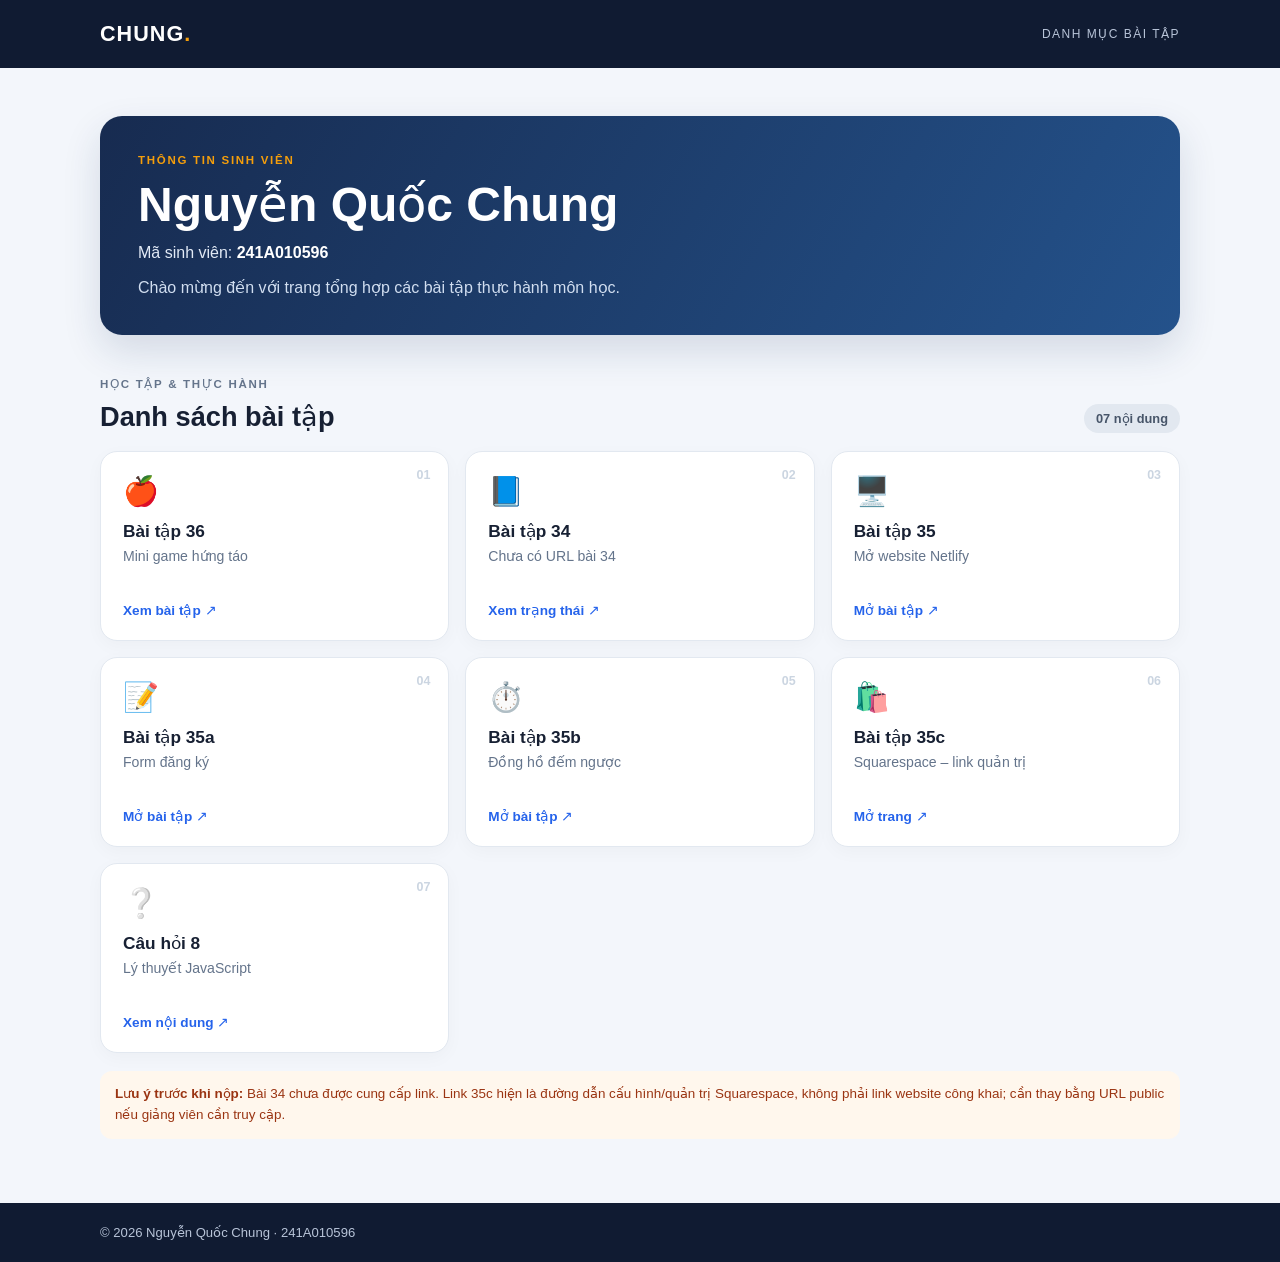
<file: 241A010596_bai-tap-36/index.html>
<!DOCTYPE html>
<html lang="vi">
<head>
  <meta charset="UTF-8">
  <meta name="viewport" content="width=device-width, initial-scale=1.0">
  <meta name="description" content="Trang tổng hợp bài tập thực hành của Nguyễn Quốc Chung">
  <title>Trang bài tập - Nguyễn Quốc Chung</title>
  <link rel="stylesheet" href="css/style.css">
</head>
<body class="hub-page">
  <header class="site-header"><div class="container header-inner">
    <a class="brand" href="index.html">CHUNG<span>.</span></a>
    <span class="header-label">DANH MỤC BÀI TẬP</span>
  </div></header>
  <main class="container hub-main">
    <section class="profile-card">
      <p class="eyebrow">THÔNG TIN SINH VIÊN</p>
      <h1>Nguyễn Quốc Chung</h1>
      <p class="student-id">Mã sinh viên: <strong>241A010596</strong></p>
      <p class="intro">Chào mừng đến với trang tổng hợp các bài tập thực hành môn học.</p>
    </section>
    <section class="assignment-section" aria-labelledby="assignment-title">
      <div class="section-heading"><div>
        <p class="eyebrow">HỌC TẬP &amp; THỰC HÀNH</p><h2 id="assignment-title">Danh sách bài tập</h2>
      </div><span class="count-label">07 nội dung</span></div>
      <nav class="assignment-grid" aria-label="Liên kết bài tập">
        <a class="assignment-card" href="241A010596_bt36.html"><span class="card-number">01</span><span class="card-icon">🍎</span><span class="card-title">Bài tập 36</span><span class="card-description">Mini game hứng táo</span><span class="card-link">Xem bài tập ↗</span></a>
        <a class="assignment-card" href="links/bai-tap-34.html"><span class="card-number">02</span><span class="card-icon">📘</span><span class="card-title">Bài tập 34</span><span class="card-description">Chưa có URL bài 34</span><span class="card-link">Xem trạng thái ↗</span></a>
        <a class="assignment-card" href="https://bai-tap-35-he18.netlify.app/" target="_blank" rel="noopener noreferrer"><span class="card-number">03</span><span class="card-icon">🖥️</span><span class="card-title">Bài tập 35</span><span class="card-description">Mở website Netlify</span><span class="card-link">Mở bài tập ↗</span></a>
        <a class="assignment-card" href="https://bai-tap-35a-56at.netlify.app/" target="_blank" rel="noopener noreferrer"><span class="card-number">04</span><span class="card-icon">📝</span><span class="card-title">Bài tập 35a</span><span class="card-description">Form đăng ký</span><span class="card-link">Mở bài tập ↗</span></a>
        <a class="assignment-card" href="https://bai-tap-35b.netlify.app/" target="_blank" rel="noopener noreferrer"><span class="card-number">05</span><span class="card-icon">⏱️</span><span class="card-title">Bài tập 35b</span><span class="card-description">Đồng hồ đếm ngược</span><span class="card-link">Mở bài tập ↗</span></a>
        <a class="assignment-card" href="https://flute-pelican-ls9d.squarespace.com/config/pages" target="_blank" rel="noopener noreferrer"><span class="card-number">06</span><span class="card-icon">🛍️</span><span class="card-title">Bài tập 35c</span><span class="card-description">Squarespace – link quản trị</span><span class="card-link">Mở trang ↗</span></a>
        <a class="assignment-card" href="links/cau-hoi-8.html"><span class="card-number">07</span><span class="card-icon">❔</span><span class="card-title">Câu hỏi 8</span><span class="card-description">Lý thuyết JavaScript</span><span class="card-link">Xem nội dung ↗</span></a>
      </nav>
      <div class="notice"><strong>Lưu ý trước khi nộp:</strong> Bài 34 chưa được cung cấp link. Link 35c hiện là đường dẫn cấu hình/quản trị Squarespace, không phải link website công khai; cần thay bằng URL public nếu giảng viên cần truy cập.</div>
    </section>
  </main>
  <footer class="site-footer"><div class="container">© 2026 Nguyễn Quốc Chung · 241A010596</div></footer>
</body>
</html>
</file>
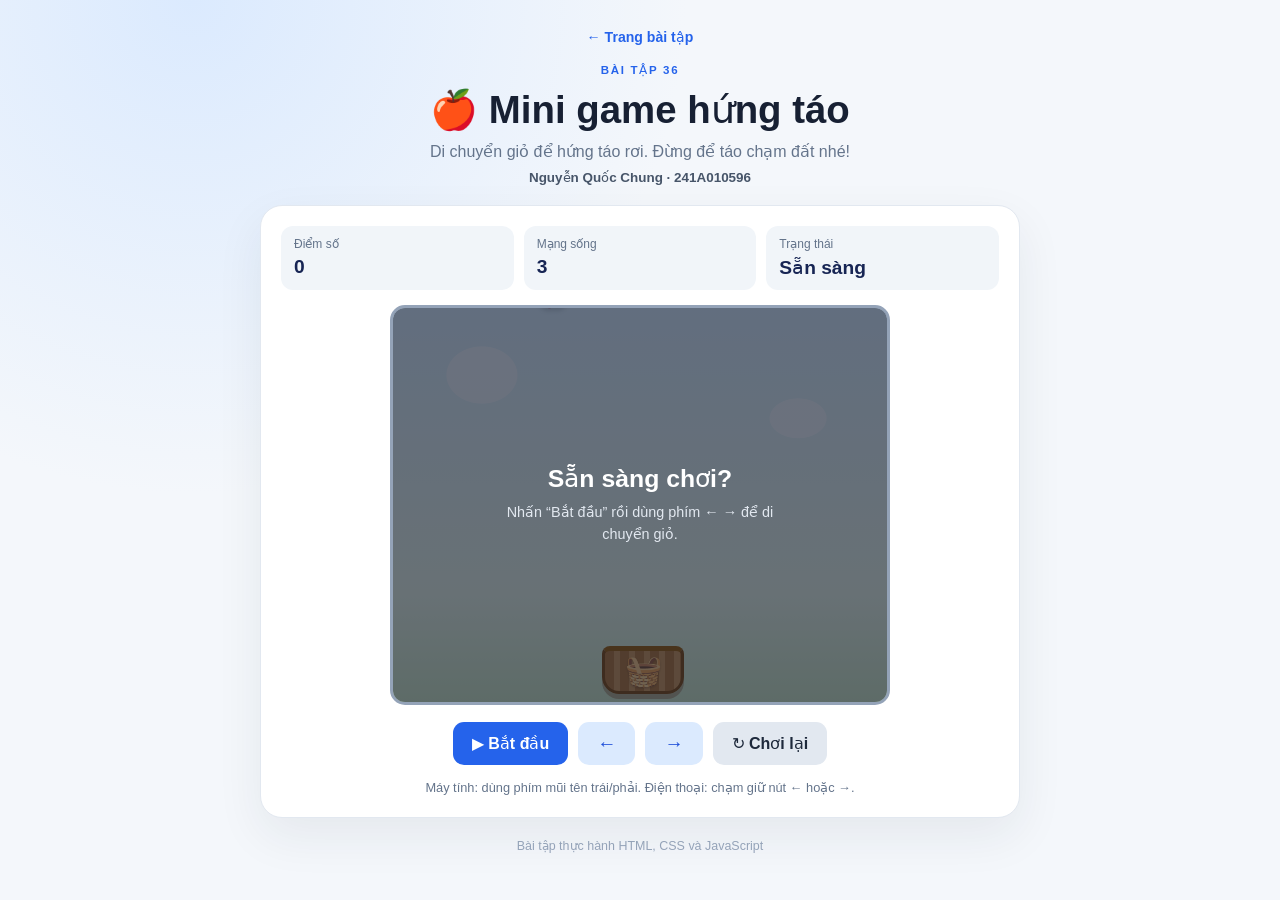
<file: 241A010596_bai-tap-36/241A010596_bt36.html>
<!DOCTYPE html>
<html lang="vi">
<head>
  <meta charset="UTF-8">
  <meta name="viewport" content="width=device-width, initial-scale=1.0">
  <meta name="description" content="Mini game hứng táo - Bài tập 36">
  <title>Bài tập 36 - Mini game hứng táo</title>
  <link rel="stylesheet" href="css/style.css">
  <script src="js/game.js" defer></script>
</head>
<body class="game-page">
  <main class="game-layout">
    <header class="game-heading">
      <a class="back-link" href="index.html">← Trang bài tập</a>
      <p class="eyebrow">BÀI TẬP 36</p>
      <h1>🍎 Mini game hứng táo</h1>
      <p class="game-subtitle">Di chuyển giỏ để hứng táo rơi. Đừng để táo chạm đất nhé!</p>
      <p class="student-line">Nguyễn Quốc Chung · 241A010596</p>
    </header>

    <section class="game-panel" aria-label="Khu vực trò chơi">
      <div class="game-stats">
        <div class="stat"><span>Điểm số</span><strong id="score">0</strong></div>
        <div class="stat"><span>Mạng sống</span><strong id="lives">3</strong></div>
        <div class="stat"><span>Trạng thái</span><strong id="game-status">Sẵn sàng</strong></div>
      </div>

      <div id="game-container" role="application" aria-label="Game hứng táo. Dùng phím mũi tên trái và phải để di chuyển giỏ.">
        <div class="game-sky"></div>
        <div id="apple" aria-label="Quả táo">🍎</div>
        <div id="basket" aria-label="Giỏ hứng"><span>🧺</span></div>
        <div id="game-message" class="game-message">
          <strong>Sẵn sàng chơi?</strong>
          <span>Nhấn “Bắt đầu” rồi dùng phím ← → để di chuyển giỏ.</span>
        </div>
      </div>

      <div class="game-controls">
        <button id="start-btn" class="btn btn-primary" type="button">▶ Bắt đầu</button>
        <button id="left-btn" class="btn btn-control" type="button" aria-label="Di chuyển trái">←</button>
        <button id="right-btn" class="btn btn-control" type="button" aria-label="Di chuyển phải">→</button>
        <button id="restart-btn" class="btn btn-secondary" type="button">↻ Chơi lại</button>
      </div>
      <p class="instructions">Máy tính: dùng phím mũi tên trái/phải. Điện thoại: chạm giữ nút ← hoặc →.</p>
    </section>
    <footer class="game-footer">Bài tập thực hành HTML, CSS và JavaScript</footer>
  </main>
</body>
</html>
</file>
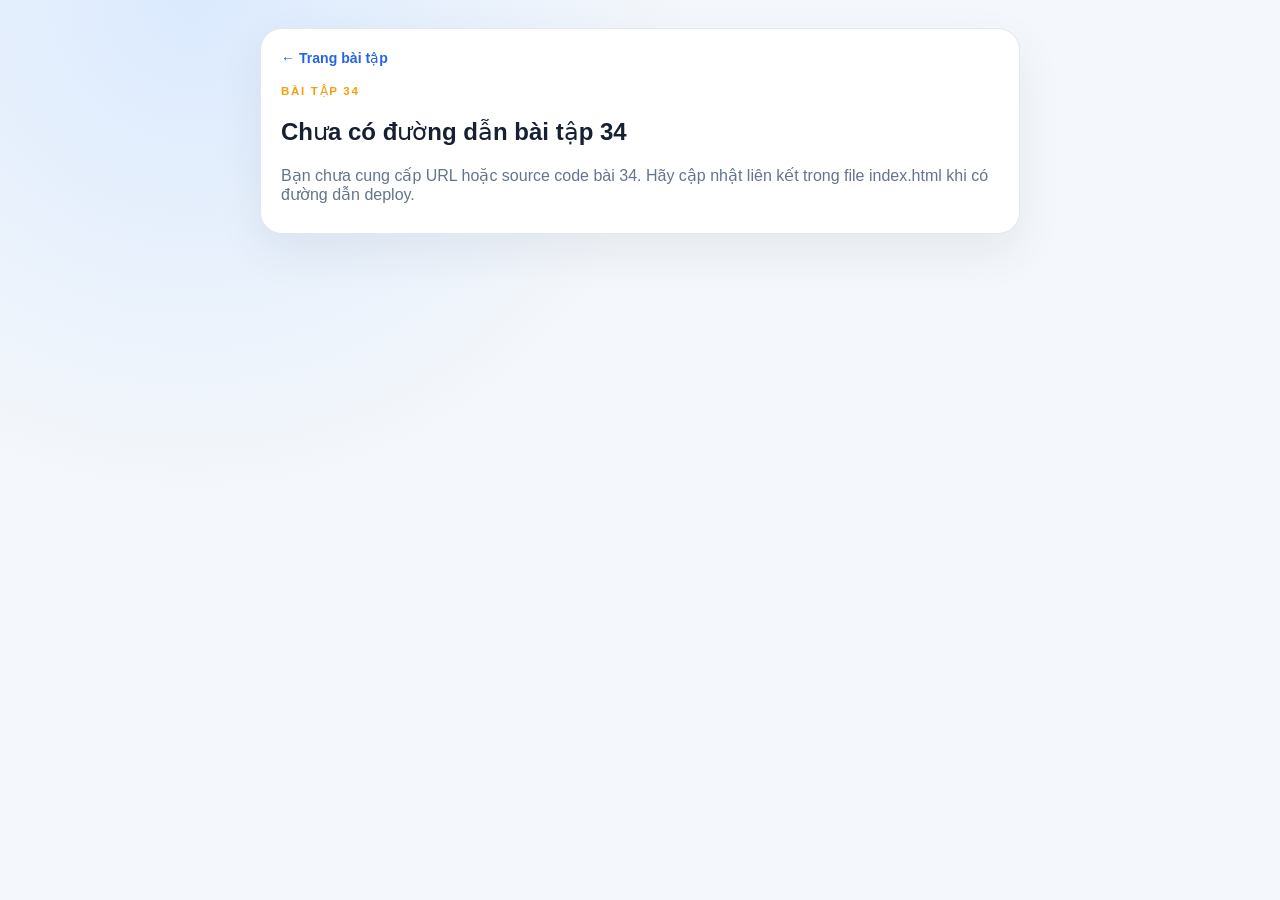
<file: 241A010596_bai-tap-36/links/bai-tap-34.html>
<!DOCTYPE html><html lang="vi"><head><meta charset="UTF-8"><meta name="viewport" content="width=device-width, initial-scale=1.0"><title>Bài tập 34</title><link rel="stylesheet" href="../css/style.css"></head><body class="game-page"><main class="game-layout"><section class="game-panel"><a class="back-link" href="../index.html">← Trang bài tập</a><p class="eyebrow">BÀI TẬP 34</p><h1>Chưa có đường dẫn bài tập 34</h1><p class="game-subtitle">Bạn chưa cung cấp URL hoặc source code bài 34. Hãy cập nhật liên kết trong file index.html khi có đường dẫn deploy.</p></section></main></body></html>
</file>
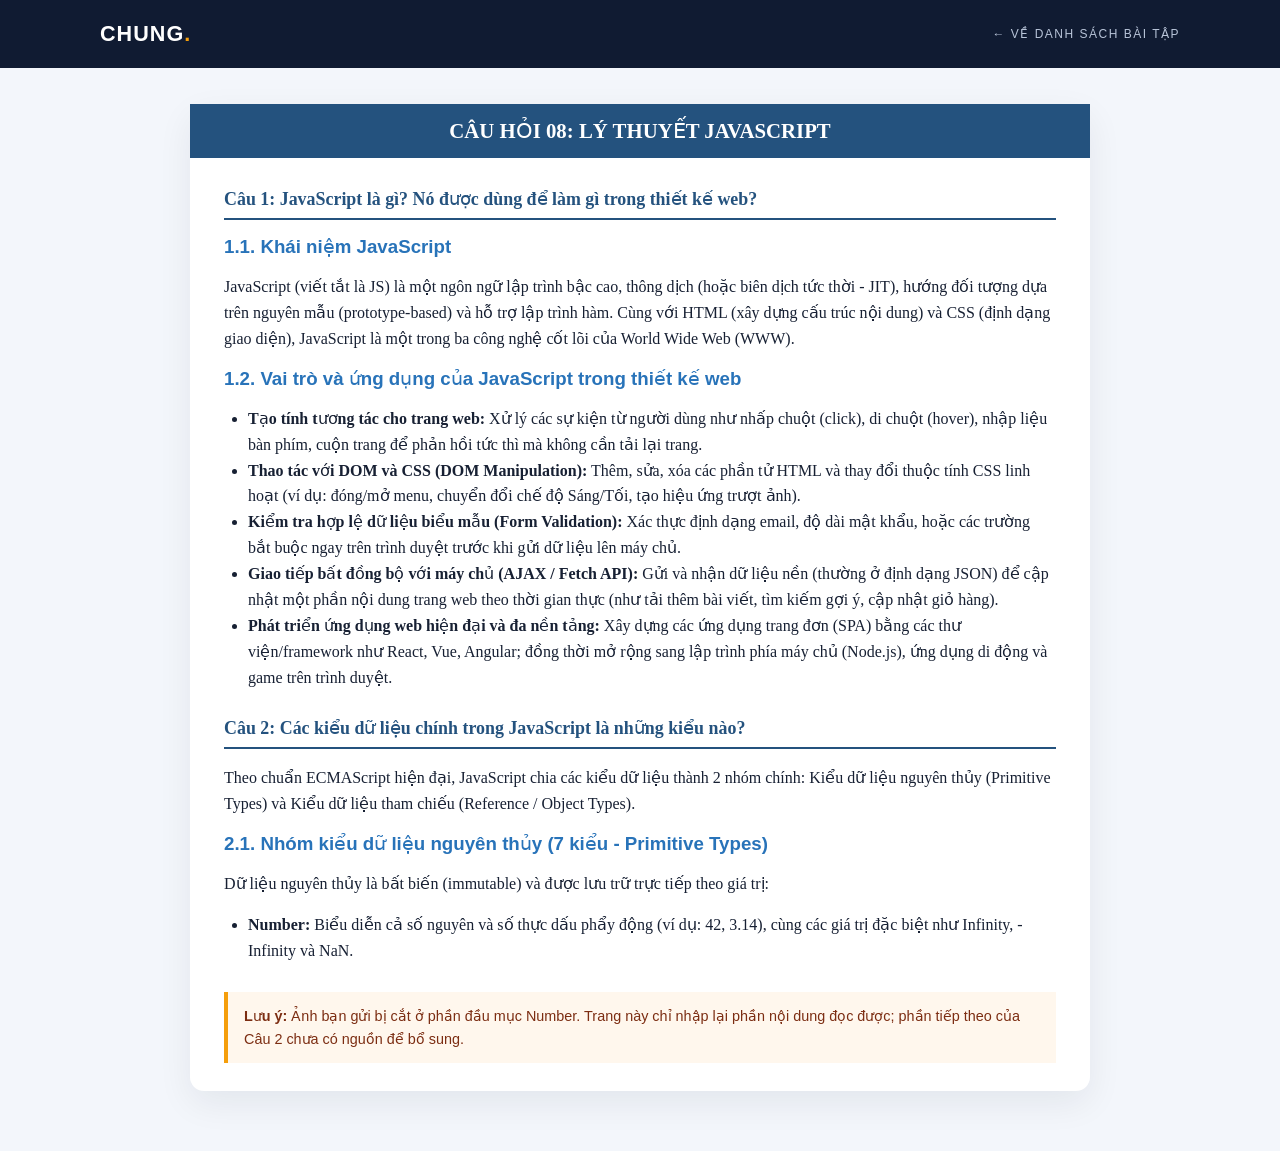
<file: 241A010596_bai-tap-36/links/cau-hoi-8.html>
<!DOCTYPE html>
<html lang="vi">
<head>
<meta charset="UTF-8"><meta name="viewport" content="width=device-width, initial-scale=1.0">
<title>Câu hỏi 08 - Lý thuyết JavaScript</title>
<link rel="stylesheet" href="../css/style.css">
<style>
.theory{width:min(900px,calc(100% - 32px));margin:36px auto 60px;background:#fff;padding:28px 34px;border-radius:14px;box-shadow:0 12px 35px #0f172a12}
.theory h1{margin:-28px -34px 30px;padding:15px 20px;background:#24527e;color:#fff;text-align:center;font: bold 1.3rem Georgia,serif}
.theory h2{margin:26px 0 10px;padding-bottom:8px;border-bottom:2px solid #24527e;color:#24527e;font: bold 1.12rem Georgia,serif}
.theory h3{margin:16px 0 6px;color:#2873b9}.theory p,.theory li{font:1rem/1.62 Georgia,serif}.theory ul{padding-left:24px}
.note{margin-top:28px;padding:13px 16px;background:#fff7ed;border-left:4px solid #f59e0b;color:#7c2d12;font-size:.9rem;line-height:1.55}
@media(max-width:600px){.theory{padding:22px 18px}.theory h1{margin:-22px -18px 24px;font-size:1.05rem}}
</style></head>
<body>
<header class="site-header"><div class="container header-inner"><a class="brand" href="../index.html">CHUNG<span>.</span></a><a class="header-label" href="../index.html">← VỀ DANH SÁCH BÀI TẬP</a></div></header>
<main class="theory">
<h1>CÂU HỎI 08: LÝ THUYẾT JAVASCRIPT</h1>
<h2>Câu 1: JavaScript là gì? Nó được dùng để làm gì trong thiết kế web?</h2>
<h3>1.1. Khái niệm JavaScript</h3>
<p>JavaScript (viết tắt là JS) là một ngôn ngữ lập trình bậc cao, thông dịch (hoặc biên dịch tức thời - JIT), hướng đối tượng dựa trên nguyên mẫu (prototype-based) và hỗ trợ lập trình hàm. Cùng với HTML (xây dựng cấu trúc nội dung) và CSS (định dạng giao diện), JavaScript là một trong ba công nghệ cốt lõi của World Wide Web (WWW).</p>
<h3>1.2. Vai trò và ứng dụng của JavaScript trong thiết kế web</h3>
<ul>
<li><strong>Tạo tính tương tác cho trang web:</strong> Xử lý các sự kiện từ người dùng như nhấp chuột (click), di chuột (hover), nhập liệu bàn phím, cuộn trang để phản hồi tức thì mà không cần tải lại trang.</li>
<li><strong>Thao tác với DOM và CSS (DOM Manipulation):</strong> Thêm, sửa, xóa các phần tử HTML và thay đổi thuộc tính CSS linh hoạt (ví dụ: đóng/mở menu, chuyển đổi chế độ Sáng/Tối, tạo hiệu ứng trượt ảnh).</li>
<li><strong>Kiểm tra hợp lệ dữ liệu biểu mẫu (Form Validation):</strong> Xác thực định dạng email, độ dài mật khẩu, hoặc các trường bắt buộc ngay trên trình duyệt trước khi gửi dữ liệu lên máy chủ.</li>
<li><strong>Giao tiếp bất đồng bộ với máy chủ (AJAX / Fetch API):</strong> Gửi và nhận dữ liệu nền (thường ở định dạng JSON) để cập nhật một phần nội dung trang web theo thời gian thực (như tải thêm bài viết, tìm kiếm gợi ý, cập nhật giỏ hàng).</li>
<li><strong>Phát triển ứng dụng web hiện đại và đa nền tảng:</strong> Xây dựng các ứng dụng trang đơn (SPA) bằng các thư viện/framework như React, Vue, Angular; đồng thời mở rộng sang lập trình phía máy chủ (Node.js), ứng dụng di động và game trên trình duyệt.</li>
</ul>
<h2>Câu 2: Các kiểu dữ liệu chính trong JavaScript là những kiểu nào?</h2>
<p>Theo chuẩn ECMAScript hiện đại, JavaScript chia các kiểu dữ liệu thành 2 nhóm chính: Kiểu dữ liệu nguyên thủy (Primitive Types) và Kiểu dữ liệu tham chiếu (Reference / Object Types).</p>
<h3>2.1. Nhóm kiểu dữ liệu nguyên thủy (7 kiểu - Primitive Types)</h3>
<p>Dữ liệu nguyên thủy là bất biến (immutable) và được lưu trữ trực tiếp theo giá trị:</p>
<ul><li><strong>Number:</strong> Biểu diễn cả số nguyên và số thực dấu phẩy động (ví dụ: 42, 3.14), cùng các giá trị đặc biệt như Infinity, -Infinity và NaN.</li></ul>
<div class="note"><strong>Lưu ý:</strong> Ảnh bạn gửi bị cắt ở phần đầu mục Number. Trang này chỉ nhập lại phần nội dung đọc được; phần tiếp theo của Câu 2 chưa có nguồn để bổ sung.</div>
</main></body></html>
</file>
<file: 241A010596_bai-tap-36/css/style.css>
*{box-sizing:border-box}
:root{font-family:Inter,Arial,Helvetica,sans-serif;color:#172033;background:#f3f6fb;font-synthesis:none}
body{margin:0;min-width:320px}
a{color:inherit;text-decoration:none}
.container{width:min(1080px,calc(100% - 36px));margin:auto}
.site-header{background:#101b32;color:#fff}
.header-inner{height:68px;display:flex;align-items:center;justify-content:space-between}
.brand{font-size:1.35rem;font-weight:900;letter-spacing:1px}.brand span{color:#f59e0b}
.header-label{font-size:.75rem;letter-spacing:1.5px;color:#b8c4d8}
.hub-main{padding-top:48px;padding-bottom:64px}
.profile-card{padding:38px;border-radius:22px;background:linear-gradient(120deg,#172b50,#24528b);color:#fff;box-shadow:0 16px 38px #18345a24}
.eyebrow{margin:0 0 10px;color:#f59e0b;font-size:.72rem;font-weight:850;letter-spacing:1.7px}
.profile-card h1{margin:0;font-size:clamp(2rem,5vw,3rem)}
.student-id{margin:12px 0 0;color:#e2eaf6}.student-id strong{color:#fff}
.intro{margin:16px 0 0;color:#d1def0}
.assignment-section{margin-top:42px}
.section-heading{display:flex;align-items:end;justify-content:space-between;gap:16px;margin-bottom:18px}
.section-heading h2{margin:0;font-size:1.7rem}.section-heading .eyebrow{color:#64748b}
.count-label{padding:7px 12px;border-radius:30px;background:#e2e8f0;color:#475569;font-size:.8rem;font-weight:700}
.assignment-grid{display:grid;grid-template-columns:repeat(3,minmax(0,1fr));gap:16px}
.assignment-card{position:relative;display:flex;min-height:190px;flex-direction:column;align-items:flex-start;padding:22px;border:1px solid #e2e8f0;border-radius:17px;background:#fff;box-shadow:0 5px 18px #0f172a08;transition:transform .18s,box-shadow .18s,border-color .18s}
.assignment-card:hover{transform:translateY(-4px);border-color:#93c5fd;box-shadow:0 14px 28px #0f172a12}
.card-number{position:absolute;right:18px;top:16px;color:#cbd5e1;font-size:.78rem;font-weight:800}
.card-icon{font-size:1.8rem;margin-bottom:13px}
.card-title{font-size:1.08rem;font-weight:850}.card-description{margin-top:6px;color:#64748b;font-size:.88rem}
.card-link{margin-top:auto;padding-top:18px;color:#2563eb;font-size:.85rem;font-weight:800}
.notice{margin:18px 0 0;padding:13px 15px;border-radius:12px;background:#fff7ed;color:#9a3412;font-size:.84rem;line-height:1.55}
.site-footer{padding:22px 0;background:#101b32;color:#b8c4d8;font-size:.82rem}
.game-page{min-height:100vh;background:radial-gradient(circle at 15% 0,#dbeafe 0,transparent 35%),#f4f7fb}
.game-layout{width:min(760px,calc(100% - 28px));margin:0 auto;padding:28px 0 24px}
.game-heading{text-align:center;margin-bottom:20px}
.back-link{display:inline-block;margin-bottom:18px;color:#2563eb;font-size:.88rem;font-weight:750}
.game-heading .eyebrow{color:#2563eb}
.game-heading h1{margin:0;font-size:clamp(1.7rem,5vw,2.4rem)}
.game-subtitle{margin:9px 0;color:#64748b}
.student-line{margin:0;color:#475569;font-size:.84rem;font-weight:700}
.game-panel{padding:20px;border:1px solid #e2e8f0;border-radius:22px;background:#fff;box-shadow:0 18px 48px #1e293b12}
.game-stats{display:grid;grid-template-columns:repeat(3,1fr);gap:10px;margin-bottom:15px}
.stat{display:flex;flex-direction:column;gap:5px;padding:11px 13px;border-radius:12px;background:#f1f5f9}
.stat span{color:#64748b;font-size:.75rem}.stat strong{font-size:1.2rem;color:#172554}
#game-container{position:relative;width:min(500px,100%);height:400px;margin:0 auto;overflow:hidden;border:3px solid #94a3b8;border-radius:15px;background:linear-gradient(#dff3ff 0%,#effbe8 72%,#d4edc5 100%);isolation:isolate}
.game-sky{position:absolute;inset:0;z-index:-1;background:radial-gradient(ellipse at 18% 17%,#fff9 0 35px,transparent 36px),radial-gradient(ellipse at 82% 28%,#fff9 0 28px,transparent 29px)}
#apple{position:absolute;top:10px;left:50%;z-index:2;font-size:34px;line-height:1;transform:translateX(-50%);user-select:none;filter:drop-shadow(0 3px 2px #0002)}
#basket{position:absolute;left:210px;bottom:8px;z-index:3;width:82px;height:48px;display:grid;place-items:center;border:3px solid #854d0e;border-top:5px solid #a16207;border-radius:8px 8px 17px 17px;background:repeating-linear-gradient(90deg,#b77935 0 9px,#d49a55 9px 15px);box-shadow:0 5px 0 #78350f55;user-select:none}
#basket span{font-size:30px;line-height:1;filter:drop-shadow(0 1px 1px #0003)}
.game-message{position:absolute;inset:0;z-index:4;display:flex;flex-direction:column;align-items:center;justify-content:center;gap:9px;padding:24px;background:#0f172a99;color:white;text-align:center}
.game-message strong{font-size:1.55rem}.game-message span{max-width:310px;font-size:.9rem;line-height:1.5;color:#e2e8f0}
.game-message.hidden{display:none}
.game-controls{display:flex;justify-content:center;flex-wrap:wrap;gap:10px;margin-top:17px}
.btn{min-height:43px;padding:0 19px;border:0;border-radius:11px;font:inherit;font-weight:800;cursor:pointer;transition:background .15s,transform .15s}
.btn:active{transform:translateY(1px)}
.btn:focus-visible{outline:3px solid #93c5fd;outline-offset:3px}
.btn-primary{background:#2563eb;color:#fff}.btn-primary:hover{background:#1d4ed8}
.btn-secondary{background:#e2e8f0;color:#1e293b}.btn-secondary:hover{background:#cbd5e1}
.btn-control{min-width:48px;background:#dbeafe;color:#1d4ed8;font-size:1.2rem}
.instructions{margin:13px 0 0;color:#64748b;text-align:center;font-size:.8rem;line-height:1.5}
.game-footer{padding-top:20px;color:#94a3b8;text-align:center;font-size:.78rem}
@media(max-width:650px){.assignment-grid{grid-template-columns:repeat(2,minmax(0,1fr))}.profile-card{padding:28px 22px}}
@media(max-width:430px){.assignment-grid{grid-template-columns:1fr}.assignment-card{min-height:155px}.game-panel{padding:12px}.game-stats{gap:6px}.stat{padding:9px}.stat strong{font-size:1.05rem}#game-container{height:400px}.game-controls{gap:7px}.btn{padding:0 13px}}
</file>
